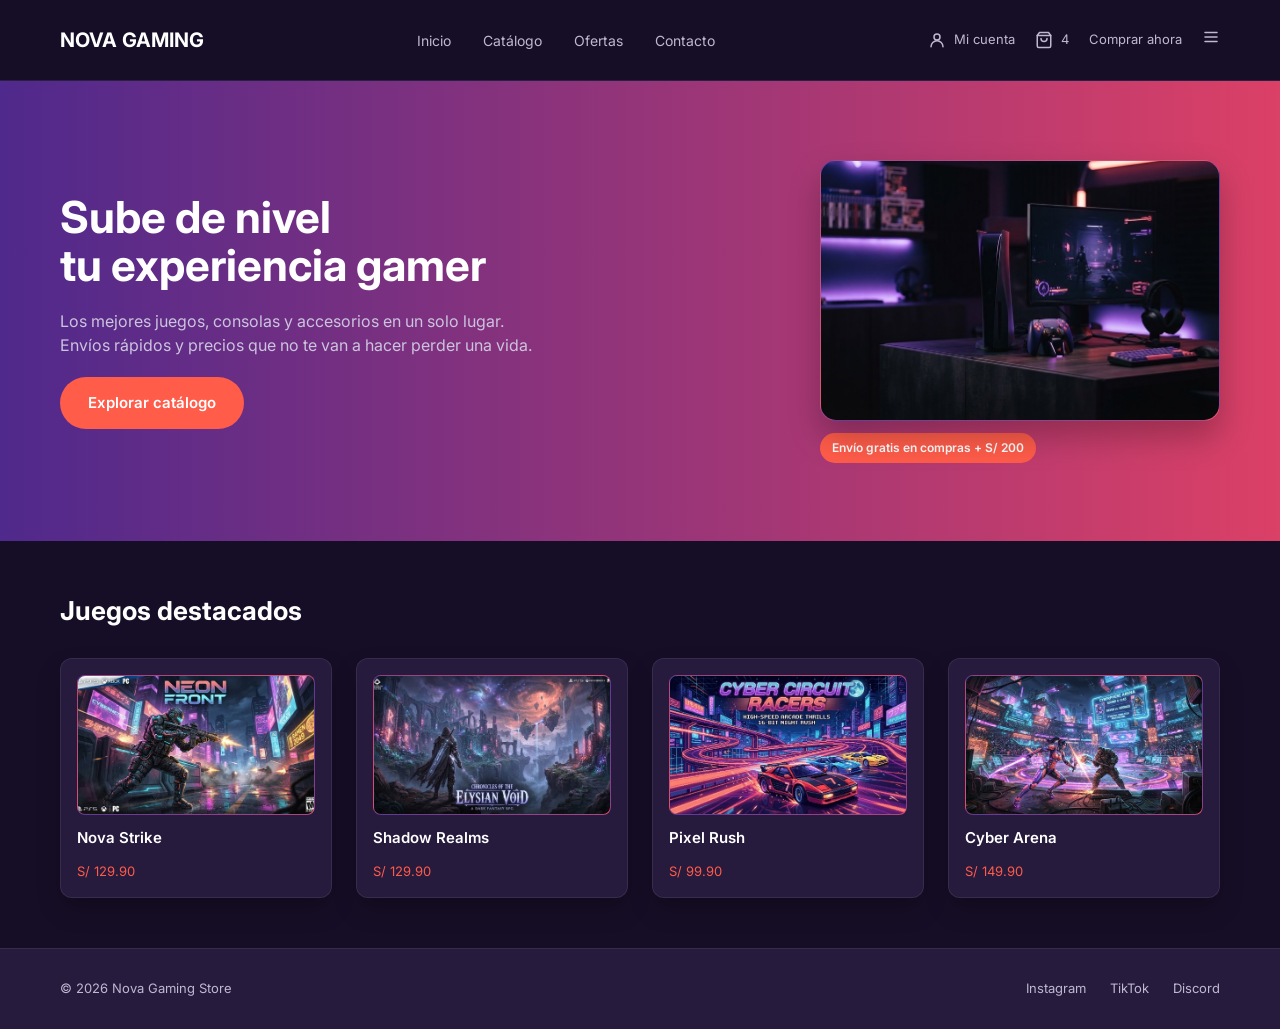
<file: index.html>
<!DOCTYPE html>
<html lang="es">
<head>
  <meta charset="UTF-8">
  <meta name="viewport" content="width=device-width, initial-scale=1">
  <title>Nova Gaming</title>
  <link rel="preconnect" href="https://fonts.googleapis.com">
  <link href="https://fonts.googleapis.com/css2?family=Inter:wght@400;600;700&display=swap" rel="stylesheet">
  <link rel="stylesheet" href="src/css/base.css">
  <link rel="stylesheet" href="src/css/pages.css">
  <meta name="google-site-verification" content="EbAT2Pd7NUWmyPoSma-lvt44cxShRDBahQaZDIoeGuI" />
  <!-- SEO básico -->
  <meta name="description" content="Nova Gaming Store: videojuegos, consolas y accesorios gamer con envío a todo el Perú. Ofertas, novedades y compra online segura.">
  <meta name="author" content="Nova Gaming Store">
  <meta property="og:type" content="website">
  <meta property="og:site_name" content="Nova Gaming">
  <meta property="og:locale" content="es_PE">
  <meta property="og:title" content="Nova Gaming">
  <meta property="og:description" content="Sube de nivel tu experiencia gamer. Los mejores juegos, consolas y accesorios, con envío rápido a todo el Perú.">
  <meta property="og:url" content="https://novagaming.com/">
  <meta property="og:image" content="https://novagaming.com/assets/images/og-nova-gaming.jpg">
  <meta property="og:image:width" content="1200">
  <meta property="og:image:height" content="630">
  <meta property="og:image:alt" content="Nova Gaming Store">

<!-- Iconos -->
  <link rel="icon" href="/favicon.svg" type="image/svg+xml">
  <link rel="apple-touch-icon" href="/apple-touch-icon.png">
  <link rel="manifest" href="/site.webmanifest">
</head>
<body data-page="inicio">
  <div id="cabecera"></div>

  <main>
    <section class="portada-principal">
      <div class="contenedor">
        <div class="texto-portada">
          <h1>Sube de nivel<br>tu experiencia gamer</h1>
          <p>Los mejores juegos, consolas y accesorios en un solo lugar. Envíos rápidos y precios que no te van a hacer perder una vida.</p>
          <a href="src/pages/catalogo.html" class="boton boton-grande">Explorar catálogo</a>
        </div>
        <div class="imagen-portada">
          <div class="portada"><img src="assets/images/hero.jpg" alt=""></div>
          <span class="etiqueta">Envío gratis en compras + S/ 200</span>
        </div>
      </div>
    </section>

    <section class="seccion">
      <div class="contenedor">
        <h2>Juegos destacados</h2>
        <div class="rejilla-juegos destacados" id="destacados"></div>
      </div>
    </section>
  </main>

  <div id="pie"></div>

  <script src="src/js/data.js"></script>
  <script src="src/js/main.js"></script>
  <script src="src/js/home.js"></script>
</body>
</html>
</file>
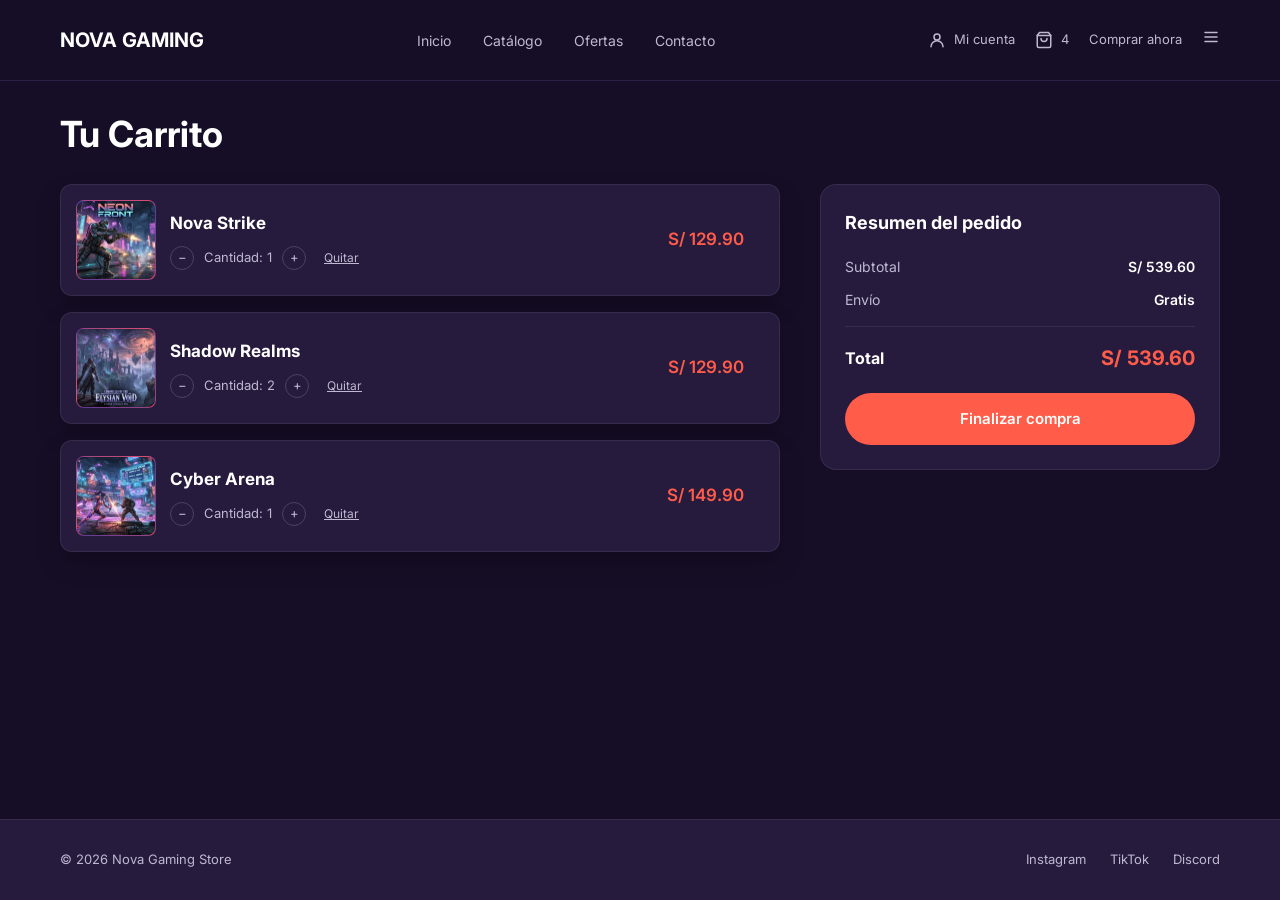
<file: src/pages/carrito.html>
<!DOCTYPE html>
<html lang="es">
<head>
  <meta charset="UTF-8">
  <meta name="viewport" content="width=device-width, initial-scale=1">
  <title>Nova Gaming – Carrito</title>
  <link rel="preconnect" href="https://fonts.googleapis.com">
  <link href="https://fonts.googleapis.com/css2?family=Inter:wght@400;600;700&display=swap" rel="stylesheet">
  <link rel="stylesheet" href="../css/base.css">
  <link rel="stylesheet" href="../css/pages.css">
</head>
<body data-base="../../" data-page="carrito">
  <div id="cabecera"></div>

  <main class="contenedor">
    <div class="encabezado-pagina"><h1>Tu Carrito</h1></div>

    <div class="diseno-carrito">
      <div class="lista-carrito" id="lista-carrito"></div>

      <aside class="panel resumen">
        <h2>Resumen del pedido</h2>
        <div class="fila-resumen"><span>Subtotal</span><b id="subtotal"></b></div>
        <div class="fila-resumen"><span>Envío</span><b id="envio"></b></div>
        <div class="total-resumen"><span>Total</span><span id="total"></span></div>
        <a href="checkout.html" class="boton boton-grande boton-ancho" id="boton-pagar">Finalizar compra</a>
      </aside>
    </div>
  </main>

  <div id="pie"></div>

  <script src="../js/data.js"></script>
  <script src="../js/main.js"></script>
  <script src="../js/cart.js"></script>
</body>
</html>
</file>
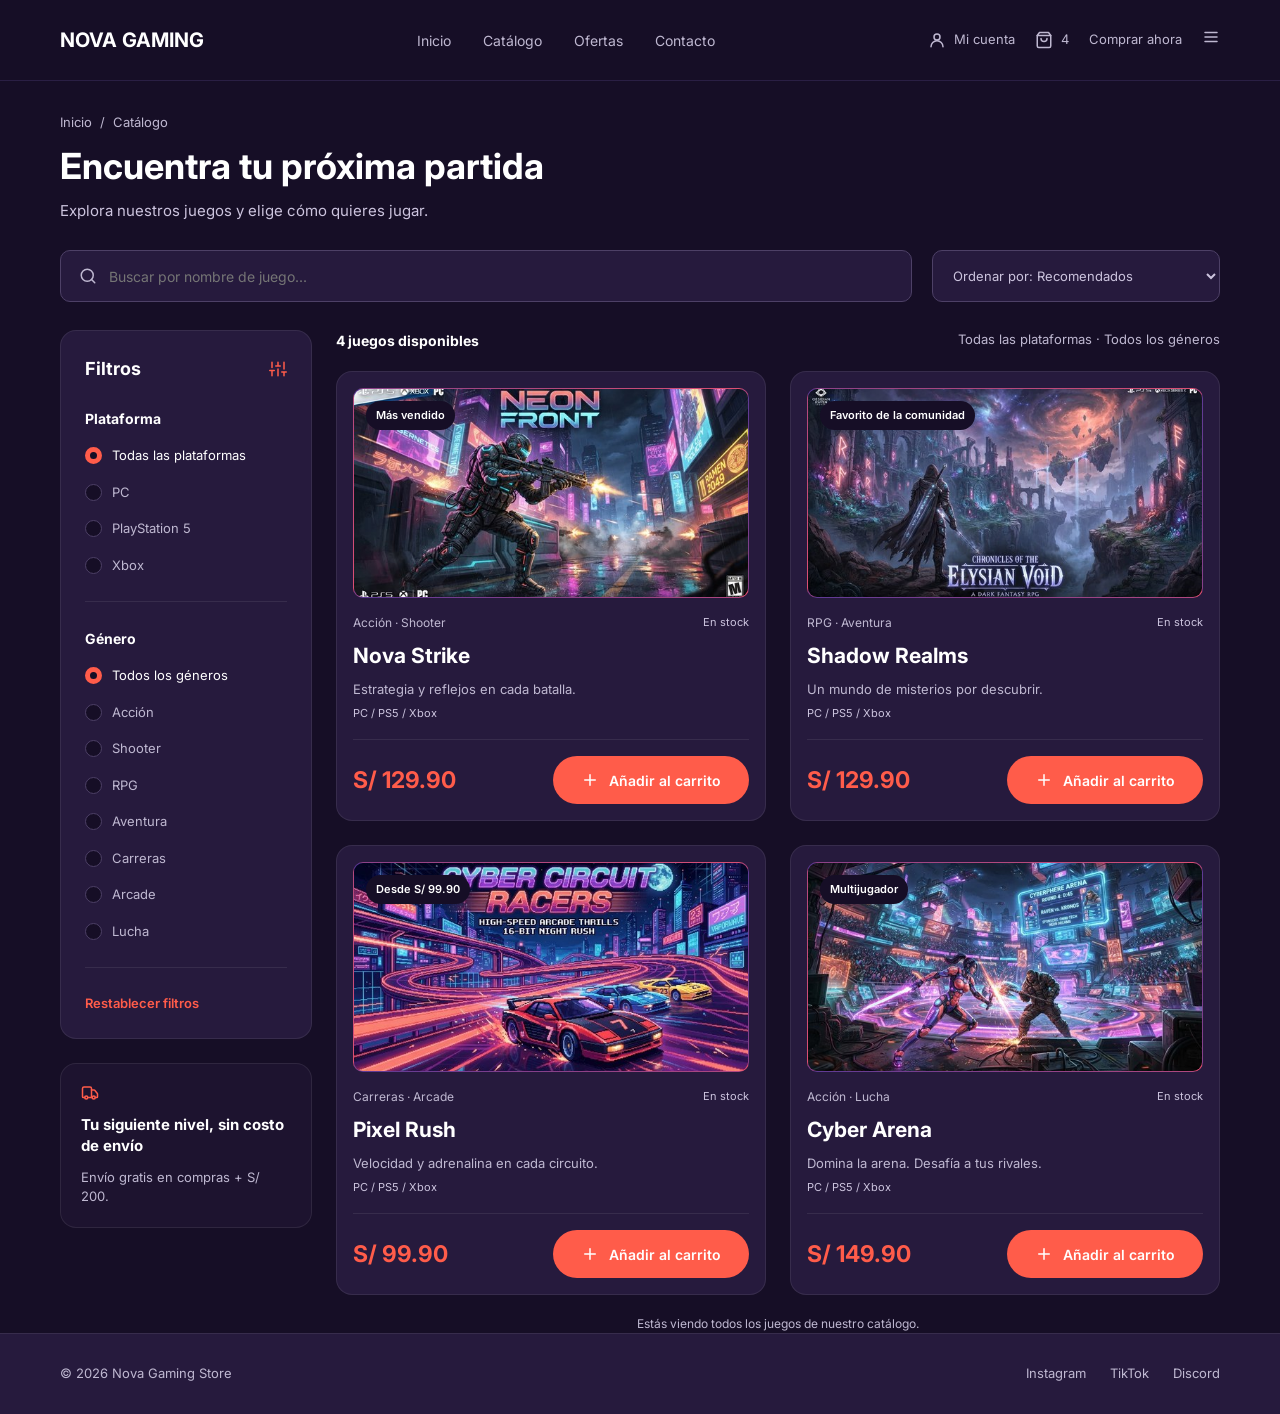
<file: src/pages/catalogo.html>
<!DOCTYPE html>
<html lang="es">
<head>
  <meta charset="UTF-8">
  <meta name="viewport" content="width=device-width, initial-scale=1">
  <title>Nova Gaming – Catálogo</title>
  <link rel="preconnect" href="https://fonts.googleapis.com">
  <link href="https://fonts.googleapis.com/css2?family=Inter:wght@400;600;700&display=swap" rel="stylesheet">
  <link rel="stylesheet" href="../css/base.css">
  <link rel="stylesheet" href="../css/pages.css">
</head>
<body data-base="../../" data-page="catalogo">
  <div id="cabecera"></div>

  <main class="contenedor">
    <div class="encabezado-pagina">
      <div class="migas"><a href="../../index.html">Inicio</a> &nbsp;/&nbsp; Catálogo</div>
      <h1>Encuentra tu próxima partida</h1>
      <p>Explora nuestros juegos y elige cómo quieres jugar.</p>
    </div>

    <div class="herramientas">
      <label class="buscador">
        <i data-icon="search" data-size="20"></i>
        <input type="search" id="busqueda" placeholder="Buscar por nombre de juego...">
      </label>
      <select class="ordenar" id="orden">
        <option value="recommended">Ordenar por: Recomendados</option>
        <option value="price-asc">Ordenar por: Precio menor</option>
        <option value="price-desc">Ordenar por: Precio mayor</option>
        <option value="name">Ordenar por: Nombre</option>
      </select>
    </div>

    <div class="catalogo">
      <aside class="filtros">
        <div class="panel">
          <div class="titulo-filtros"><h2>Filtros</h2><i data-icon="sliders"></i></div>

          <div class="grupo-filtro" id="filtro-plataforma">
            <h3>Plataforma</h3>
          </div>
          <div class="separador"></div>
          <div class="grupo-filtro" id="filtro-genero">
            <h3>Género</h3>
          </div>
          <div class="separador"></div>
          <button class="reiniciar" id="reiniciar">Restablecer filtros</button>
        </div>

        <div class="tarjeta-envio">
          <i data-icon="truck" data-size="24"></i>
          <b>Tu siguiente nivel, sin costo de envío</b>
          <p>Envío gratis en compras + S/ 200.</p>
        </div>
      </aside>

      <section>
        <div class="barra-resultados"><b id="contador"></b><span id="filtros-activos"></span></div>
        <div class="rejilla-juegos juegos" id="juegos"></div>
        <p class="nota-final">Estás viendo todos los juegos de nuestro catálogo.</p>
      </section>
    </div>
  </main>

  <div id="pie"></div>

  <script src="../js/data.js"></script>
  <script src="../js/main.js"></script>
  <script src="../js/catalog.js"></script>
</body>
</html>
</file>
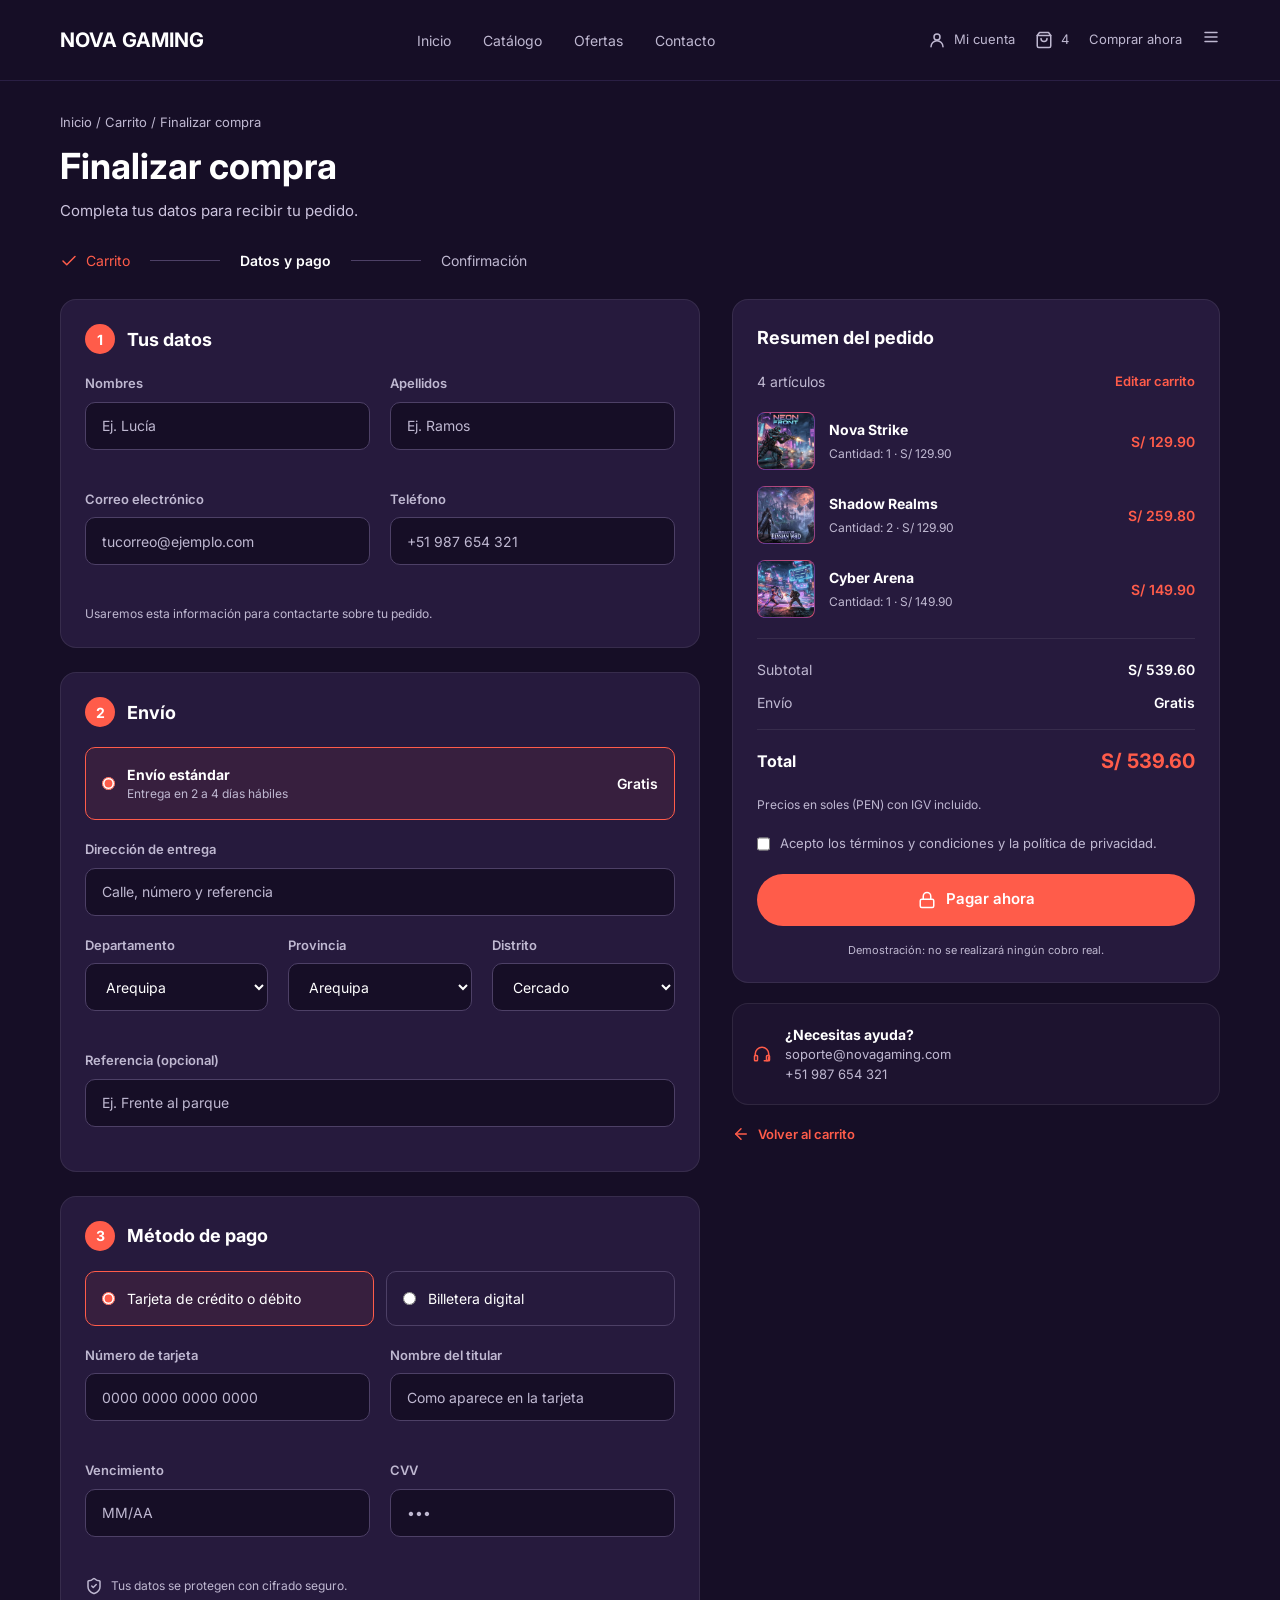
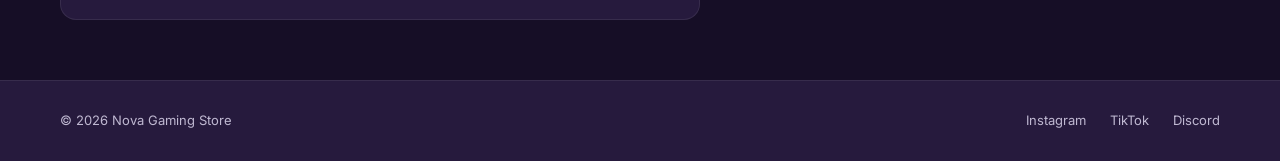
<file: src/pages/checkout.html>
<!DOCTYPE html>
<html lang="es">
<head>
  <meta charset="UTF-8">
  <meta name="viewport" content="width=device-width, initial-scale=1">
  <title>Nova Gaming – Finalizar compra</title>
  <link rel="preconnect" href="https://fonts.googleapis.com">
  <link href="https://fonts.googleapis.com/css2?family=Inter:wght@400;600;700&display=swap" rel="stylesheet">
  <link rel="stylesheet" href="../css/base.css">
  <link rel="stylesheet" href="../css/pages.css">
</head>
<body data-base="../../" data-page="carrito">
  <div id="cabecera"></div>

  <main class="contenedor">
    <div class="encabezado-pagina">
      <div class="migas"><a href="../../index.html">Inicio</a> / <a href="carrito.html">Carrito</a> / Finalizar compra</div>
      <h1>Finalizar compra</h1>
      <p>Completa tus datos para recibir tu pedido.</p>
    </div>

    <div class="pasos">
      <span class="terminado"><i data-icon="check" data-size="20"></i>Carrito</span>
      <span class="linea"></span>
      <span class="actual">Datos y pago</span>
      <span class="linea"></span>
      <span>Confirmación</span>
    </div>

    <form class="diseno-pago" id="formulario-pago">
      <div class="formularios-pago">
        <section class="panel">
          <div class="titulo-seccion"><span class="numero-paso">1</span><h2>Tus datos</h2></div>
          <div class="fila-formulario">
            <div class="campo"><label for="nombre">Nombres</label><input class="entrada" id="nombre" placeholder="Ej. Lucía" required></div>
            <div class="campo"><label for="apellido">Apellidos</label><input class="entrada" id="apellido" placeholder="Ej. Ramos" required></div>
          </div>
          <div class="fila-formulario">
            <div class="campo"><label for="correo">Correo electrónico</label><input class="entrada" id="correo" type="email" placeholder="tucorreo@ejemplo.com" required></div>
            <div class="campo"><label for="tel">Teléfono</label><input class="entrada" id="telefono-contacto" placeholder="+51 987 654 321" required></div>
          </div>
          <p class="nota">Usaremos esta información para contactarte sobre tu pedido.</p>
        </section>

        <section class="panel">
          <div class="titulo-seccion"><span class="numero-paso">2</span><h2>Envío</h2></div>
          <label class="opcion" style="margin-bottom:20px">
            <input type="radio" name="envio" checked>
            <span><b>Envío estándar</b><small>Entrega en 2 a 4 días hábiles</small></span>
            <span class="costo" id="costo-envio">Gratis</span>
          </label>
          <div class="campo"><label for="dir">Dirección de entrega</label><input class="entrada" id="direccion-envio" placeholder="Calle, número y referencia" required></div>
          <div class="fila-formulario" style="grid-template-columns:repeat(3,1fr)">
            <div class="campo"><label for="dep">Departamento</label><select class="entrada" id="departamento"><option>Arequipa</option><option>Lima</option><option>Cusco</option></select></div>
            <div class="campo"><label for="prov">Provincia</label><select class="entrada" id="provincia"><option>Arequipa</option><option>Lima</option><option>Cusco</option></select></div>
            <div class="campo"><label for="dist">Distrito</label><select class="entrada" id="distrito"><option>Cercado</option><option>Yanahuara</option><option>Cayma</option></select></div>
          </div>
          <div class="campo"><label for="ref">Referencia (opcional)</label><input class="entrada" id="referencia" placeholder="Ej. Frente al parque"></div>
        </section>

        <section class="panel">
          <div class="titulo-seccion"><span class="numero-paso">3</span><h2>Método de pago</h2></div>
          <div class="fila-opcion">
            <label class="opcion"><input type="radio" name="pago" checked>Tarjeta de crédito o débito</label>
            <label class="opcion"><input type="radio" name="pago">Billetera digital</label>
          </div>
          <div class="fila-formulario">
            <div class="campo"><label for="tarjeta">Número de tarjeta</label><input class="entrada" id="tarjeta" inputmode="numeric" placeholder="0000 0000 0000 0000"></div>
            <div class="campo"><label for="titular">Nombre del titular</label><input class="entrada" id="titular" placeholder="Como aparece en la tarjeta"></div>
          </div>
          <div class="fila-formulario">
            <div class="campo"><label for="venc">Vencimiento</label><input class="entrada" id="vencimiento" placeholder="MM/AA"></div>
            <div class="campo"><label for="cvv">CVV</label><input class="entrada" id="cvv" type="password" inputmode="numeric" placeholder="•••"></div>
          </div>
          <p class="nota"><i data-icon="shield" data-size="16"></i>Tus datos se protegen con cifrado seguro.</p>
        </section>
      </div>

      <div>
        <aside class="panel">
          <h2>Resumen del pedido</h2>
          <div class="titulo-panel" style="margin:0"><span id="cantidad-productos"></span><a href="carrito.html" class="enlace">Editar carrito</a></div>
          <div class="lista-corta" id="lista-corta"></div>
          <div class="fila-resumen"><span>Subtotal</span><b id="subtotal"></b></div>
          <div class="fila-resumen"><span>Envío</span><b id="envio"></b></div>
          <div class="total-resumen"><span>Total</span><span id="total"></span></div>
          <p class="nota" style="margin-bottom:0">Precios en soles (PEN) con IGV incluido.</p>
          <label class="condiciones"><input type="checkbox" required>Acepto los términos y condiciones y la política de privacidad.</label>
          <button class="boton boton-grande boton-ancho"><i data-icon="lock"></i>Pagar ahora</button>
          <p class="nota-demo">Demostración: no se realizará ningún cobro real.</p>
        </aside>

        <div class="ayuda">
          <i data-icon="headset" data-size="24"></i>
          <div><b>¿Necesitas ayuda?</b><small>soporte@novagaming.com</small><small>+51 987 654 321</small></div>
        </div>
        <a href="carrito.html" class="enlace" style="display:inline-flex;gap:8px;margin-top:20px"><i data-icon="back" data-size="16"></i>Volver al carrito</a>
      </div>
    </form>
  </main>

  <div id="pie"></div>

  <script src="../js/data.js"></script>
  <script src="../js/main.js"></script>
  <script src="../js/checkout.js"></script>
</body>
</html>
</file>
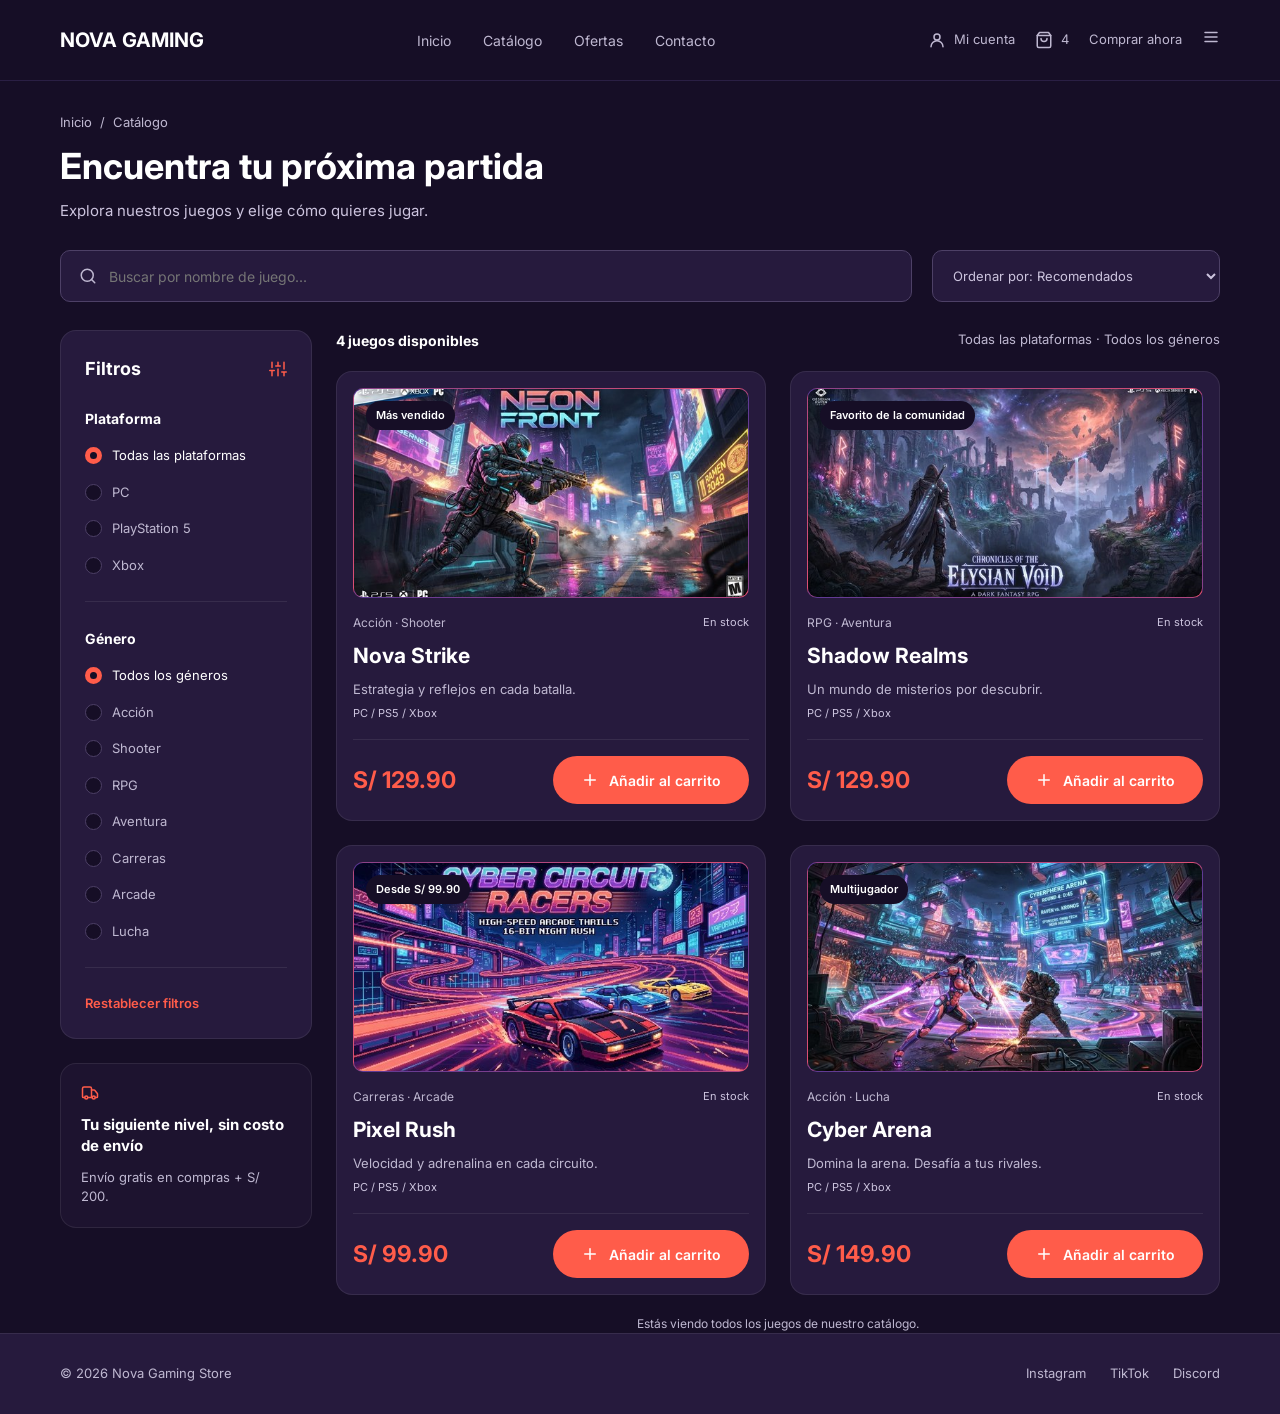
<file: src/pages/confirmacion.html>
<!DOCTYPE html>
<html lang="es">
<head>
  <meta charset="UTF-8">
  <meta name="viewport" content="width=device-width, initial-scale=1">
  <title>Nova Gaming – Compra confirmada</title>
  <link rel="preconnect" href="https://fonts.googleapis.com">
  <link href="https://fonts.googleapis.com/css2?family=Inter:wght@400;600;700&display=swap" rel="stylesheet">
  <link rel="stylesheet" href="../css/base.css">
  <link rel="stylesheet" href="../css/pages.css">
</head>
<body data-base="../../" data-page="carrito">
  <div id="cabecera"></div>

  <main class="contenedor">
    <div class="encabezado-pagina"><div class="migas"><a href="../../index.html">Inicio</a> / <a href="carrito.html">Carrito</a> / Confirmación de compra</div></div>

    <section class="exito">
      <div class="icono-exito"><i data-icon="check" data-size="38"></i></div>
      <div class="texto-exito">
        <small>Pago confirmado</small>
        <h1>¡Gracias por tu compra!</h1>
        <p>Te enviamos un correo con los detalles de tu pedido.</p>
      </div>
      <div class="referencia-pedido"><small>Número de pedido</small><b id="numero-pedido"></b><small id="fecha-pedido"></small></div>
    </section>

    <div class="diseno-confirmacion">
      <div>
        <section class="panel">
          <h2>Resumen de tu compra</h2>
          <div class="titulo-panel"><span id="unidades"></span><span class="pagado">Pago confirmado</span></div>
          <div class="lista-corta" id="lista-corta"></div>
          <div class="fila-resumen"><span>Subtotal</span><b id="subtotal"></b></div>
          <div class="fila-resumen"><span>Envío</span><b id="envio"></b></div>
          <div class="total-resumen" style="margin-bottom:0"><span>Total pagado</span><span id="total"></span></div>
        </section>
        <div class="fila-botones">
          <a href="cuenta.html" class="boton"><i data-icon="package"></i>Ver pedido</a>
          <a href="catalogo.html" class="boton boton-borde">Seguir comprando</a>
          <a href="#" class="enlace" onclick="window.print();return false"><i data-icon="download" data-size="16"></i> Descargar comprobante</a>
        </div>
      </div>

      <div class="lado-confirmacion">
        <section class="panel">
          <h2>Entrega</h2>
          <div class="linea-info"><i data-icon="pin" data-size="20"></i><div><b id="quien"></b><span id="direccion"></span><br><span id="telefono"></span></div></div>
          <div class="separador" style="margin:16px 0"></div>
          <div class="linea-info" style="margin:0"><i data-icon="truck" data-size="20"></i><div><b>Envío estándar</b><span>Llega en 2 a 4 días hábiles</span></div></div>
        </section>
        <section class="panel">
          <h2>Pago</h2>
          <div class="linea-info" style="margin:0"><i data-icon="card" data-size="20"></i><div><b>Tarjeta de crédito o débito</b><span id="titular-tarjeta"></span></div></div>
        </section>
        <div class="ayuda">
          <i data-icon="headset" data-size="24"></i>
          <div><b>¿Necesitas ayuda con tu pedido?</b><small>soporte@novagaming.com</small><small>+51 987 654 321</small></div>
        </div>
      </div>
    </div>

    <h2 class="titulo" style="font-size:22px;margin-bottom:20px">Siguientes pasos</h2>
    <div class="rejilla-juegos siguientes-pasos">
      <div class="panel"><i data-icon="mailcheck" data-size="24"></i><h3>Revisa tu correo</h3><p>Te enviamos la confirmación y el comprobante de pago.</p></div>
      <div class="panel"><i data-icon="package" data-size="24"></i><h3>Preparamos tu pedido</h3><p>Empaquetamos tus juegos y los entregamos al courier.</p></div>
      <div class="panel"><i data-icon="truck" data-size="24"></i><h3>Recíbelo en casa</h3><p>Te avisaremos cuando tu pedido esté en camino.</p></div>
    </div>
  </main>

  <div id="pie"></div>

  <script src="../js/data.js"></script>
  <script src="../js/main.js"></script>
  <script src="../js/confirmation.js"></script>
</body>
</html>
</file>
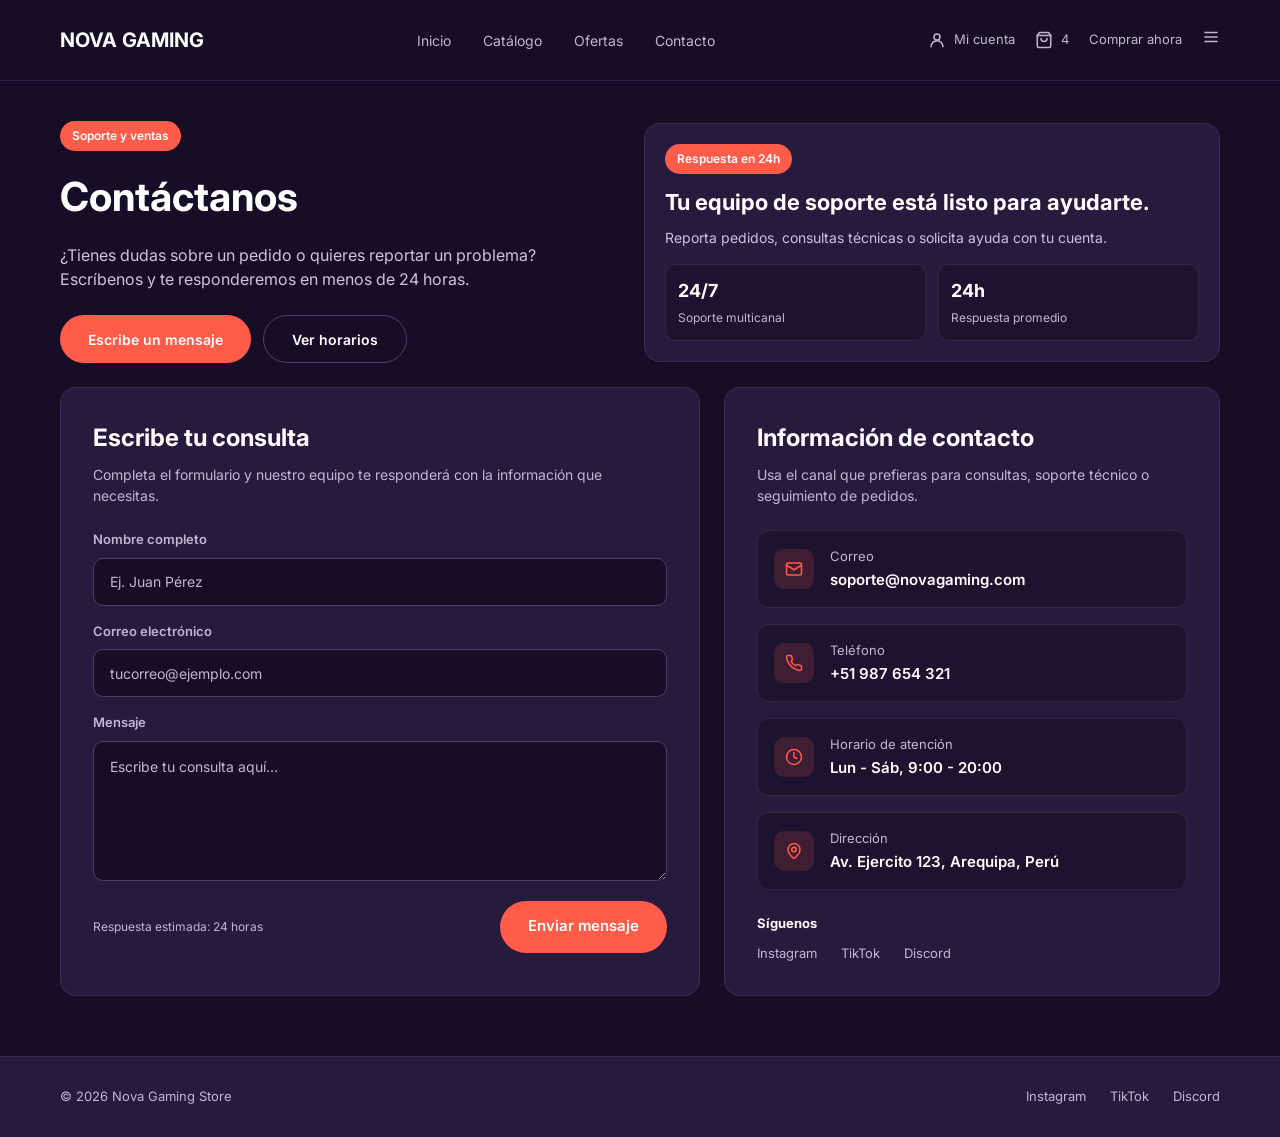
<file: src/pages/contacto.html>
<!DOCTYPE html>
<html lang="es">
<head>
  <meta charset="UTF-8">
  <meta name="viewport" content="width=device-width, initial-scale=1">
  <title>Nova Gaming – Contacto</title>
  <link rel="preconnect" href="https://fonts.googleapis.com">
  <link href="https://fonts.googleapis.com/css2?family=Inter:wght@400;600;700&display=swap" rel="stylesheet">
  <link rel="stylesheet" href="../css/base.css">
  <link rel="stylesheet" href="../css/pages.css">
</head>
<body data-base="../../" data-page="contacto">
  <div id="cabecera"></div>

  <main class="contenedor">
    <section class="portada-contacto">
      <div>
        <span class="etiqueta subtitulo">Soporte y ventas</span>
        <h1>Contáctanos</h1>
        <p>¿Tienes dudas sobre un pedido o quieres reportar un problema? Escríbenos y te responderemos en menos de 24 horas.</p>
        <div class="botones-portada">
          <a href="#formulario" class="boton">Escribe un mensaje</a>
          <a href="#info" class="boton boton-borde">Ver horarios</a>
        </div>
      </div>
      <div class="caja-ayuda">
        <span class="etiqueta">Respuesta en 24h</span>
        <h2>Tu equipo de soporte está listo para ayudarte.</h2>
        <p>Reporta pedidos, consultas técnicas o solicita ayuda con tu cuenta.</p>
        <div class="estadisticas">
          <div><b>24/7</b><span>Soporte multicanal</span></div>
          <div><b>24h</b><span>Respuesta promedio</span></div>
        </div>
      </div>
    </section>

    <section class="rejilla-contacto">
      <form class="panel" id="formulario">
        <h2>Escribe tu consulta</h2>
        <p>Completa el formulario y nuestro equipo te responderá con la información que necesitas.</p>
        <div class="columna">
          <div class="campo"><label for="n">Nombre completo</label><input class="entrada" id="numero" placeholder="Ej. Juan Pérez" required></div>
          <div class="campo"><label for="e">Correo electrónico</label><input class="entrada" id="entrada-email" type="email" placeholder="tucorreo@ejemplo.com" required></div>
          <div class="campo"><label for="m">Mensaje</label><textarea class="entrada" id="mes" placeholder="Escribe tu consulta aquí..." required></textarea></div>
        </div>
        <div class="pie-formulario">
          <span>Respuesta estimada: 24 horas</span>
          <button class="boton boton-grande">Enviar mensaje</button>
        </div>
      </form>

      <div class="panel" id="informacion">
        <h2>Información de contacto</h2>
        <p>Usa el canal que prefieras para consultas, soporte técnico o seguimiento de pedidos.</p>
        <div class="columna">
          <div class="dato-contacto"><span class="icono"><i data-icon="mail" data-size="20"></i></span><div><small>Correo</small><b>soporte@novagaming.com</b></div></div>
          <div class="dato-contacto"><span class="icono"><i data-icon="phone" data-size="20"></i></span><div><small>Teléfono</small><b>+51 987 654 321</b></div></div>
          <div class="dato-contacto"><span class="icono"><i data-icon="clock" data-size="20"></i></span><div><small>Horario de atención</small><b>Lun - Sáb, 9:00 - 20:00</b></div></div>
          <div class="dato-contacto"><span class="icono"><i data-icon="pin" data-size="20"></i></span><div><small>Dirección</small><b>Av. Ejercito 123, Arequipa, Perú</b></div></div>
        </div>
        <div class="enlaces-sociales">
          <b>Síguenos</b>
          <div><a href="#">Instagram</a><a href="#">TikTok</a><a href="#">Discord</a></div>
        </div>
      </div>
    </section>
  </main>

  <div id="pie"></div>

  <script src="../js/data.js"></script>
  <script src="../js/main.js"></script>
  <script>
    // Demo: no hay servidor, solo confirmamos el envío
    document.getElementById("formulario").addEventListener("submit", (e) => {
      e.preventDefault();
      e.target.reset();
      alert("¡Gracias! Recibimos tu mensaje y te responderemos en menos de 24 horas.");
    });
  </script>
</body>
</html>
</file>
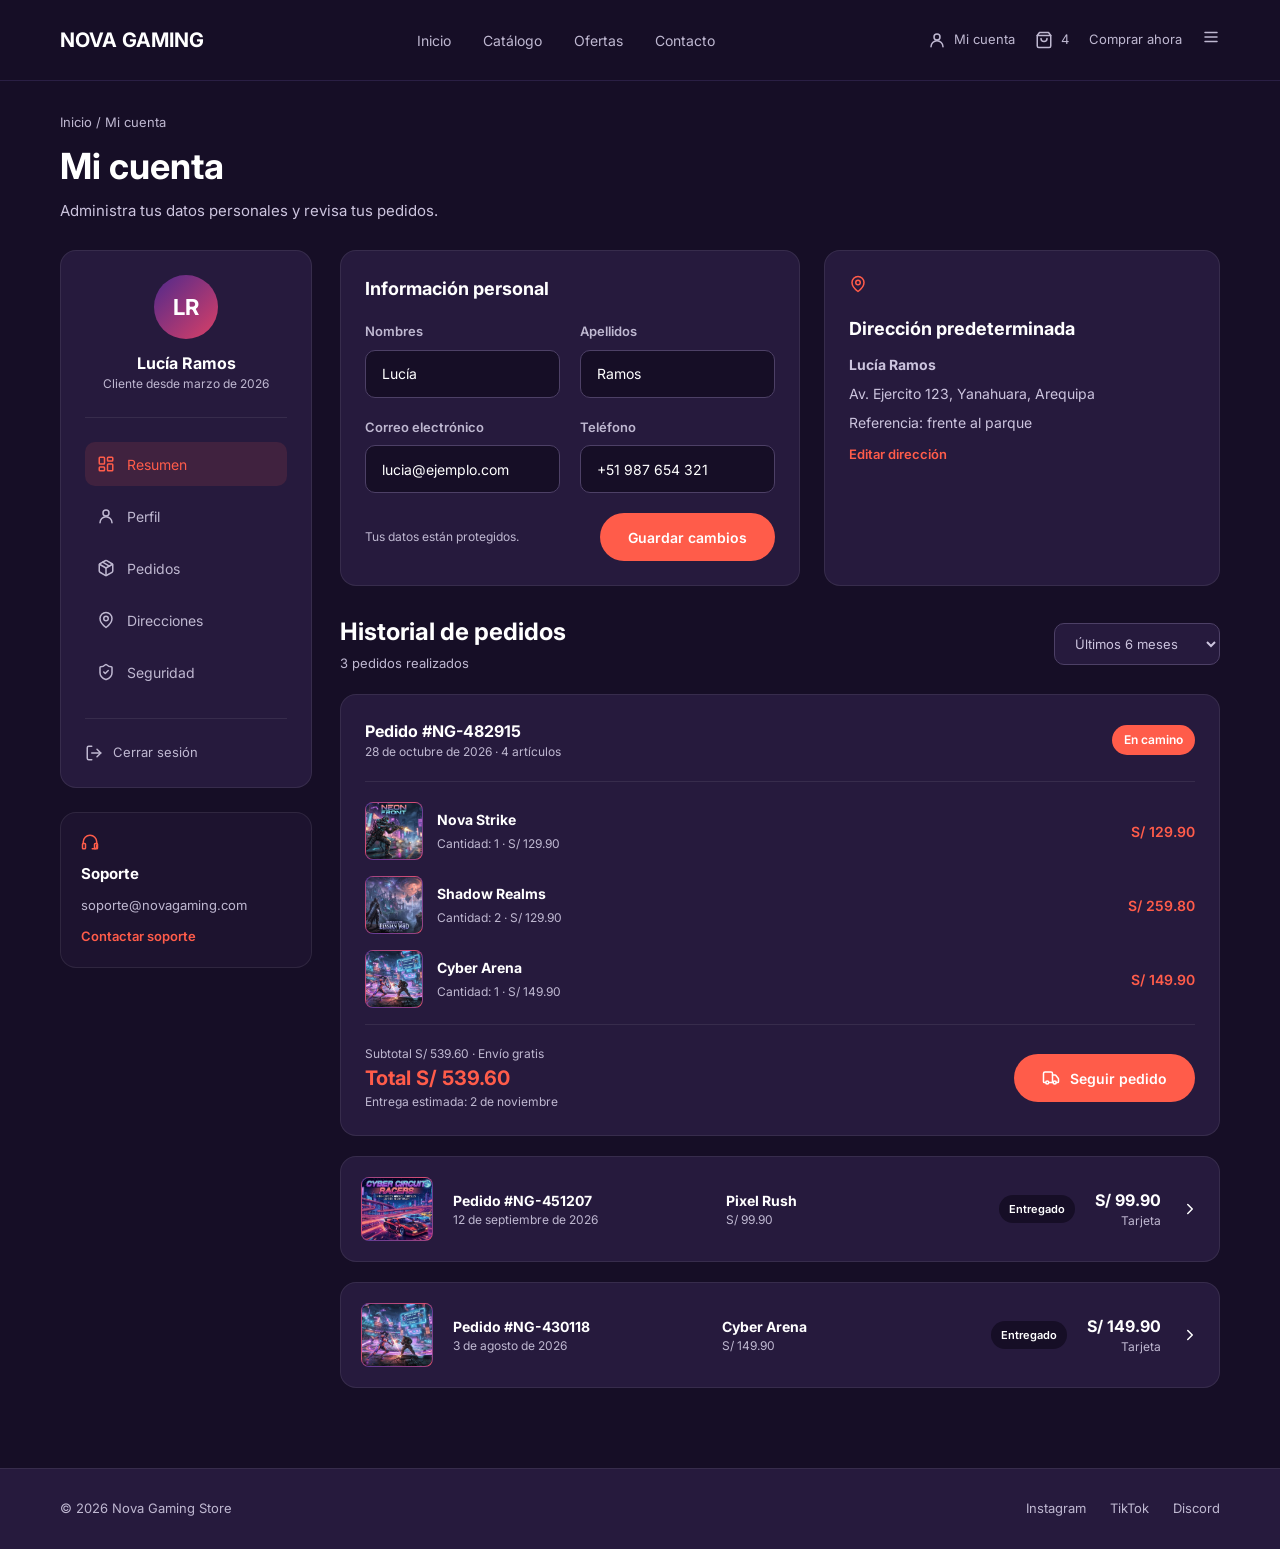
<file: src/pages/cuenta.html>
<!DOCTYPE html>
<html lang="es">
<head>
  <meta charset="UTF-8">
  <meta name="viewport" content="width=device-width, initial-scale=1">
  <title>Nova Gaming – Mi cuenta</title>
  <link rel="preconnect" href="https://fonts.googleapis.com">
  <link href="https://fonts.googleapis.com/css2?family=Inter:wght@400;600;700&display=swap" rel="stylesheet">
  <link rel="stylesheet" href="../css/base.css">
  <link rel="stylesheet" href="../css/pages.css">
</head>
<body data-base="../../" data-page="cuenta">
  <div id="cabecera"></div>

  <main class="contenedor">
    <div class="encabezado-pagina">
      <div class="migas"><a href="../../index.html">Inicio</a> / Mi cuenta</div>
      <h1>Mi cuenta</h1>
      <p>Administra tus datos personales y revisa tus pedidos.</p>
    </div>

    <div class="diseno-cuenta">
      <aside class="menu-cuenta">
        <div class="panel">
          <div class="perfil">
            <div class="foto-perfil">LR</div>
            <b>Lucía Ramos</b>
            <small>Cliente desde marzo de 2026</small>
          </div>
          <nav class="menu">
            <a href="#" class="activo"><i data-icon="dashboard"></i>Resumen</a>
            <a href="#perfil"><i data-icon="user"></i>Perfil</a>
            <a href="#pedidos"><i data-icon="package"></i>Pedidos</a>
            <a href="#perfil"><i data-icon="pin"></i>Direcciones</a>
            <a href="#perfil"><i data-icon="shield"></i>Seguridad</a>
          </nav>
          <a href="login.html" class="salir"><i data-icon="logout"></i>Cerrar sesión</a>
        </div>
        <div class="tarjeta-envio">
          <i data-icon="headset" data-size="24"></i>
          <b>Soporte</b>
          <p>soporte@novagaming.com</p>
          <a href="contacto.html" class="enlace">Contactar soporte</a>
        </div>
      </aside>

      <div class="contenido-cuenta">
        <div class="fila-info" id="perfil">
          <form class="panel" onsubmit="event.preventDefault();alert('Cambios guardados')">
            <h2>Información personal</h2>
            <div class="fila-formulario" style="margin-bottom:20px">
              <div class="campo"><label>Nombres</label><input class="entrada" value="Lucía"></div>
              <div class="campo"><label>Apellidos</label><input class="entrada" value="Ramos"></div>
            </div>
            <div class="fila-formulario" style="margin-bottom:20px">
              <div class="campo"><label>Correo electrónico</label><input class="entrada" type="email" value="lucia@ejemplo.com"></div>
              <div class="campo"><label>Teléfono</label><input class="entrada" value="+51 987 654 321"></div>
            </div>
            <div class="pie-panel"><small>Tus datos están protegidos.</small><button class="boton">Guardar cambios</button></div>
          </form>

          <div class="panel direccion">
            <i data-icon="pin" data-size="24" class="resaltado"></i>
            <h2>Dirección predeterminada</h2>
            <p><b>Lucía Ramos</b></p>
            <p>Av. Ejercito 123, Yanahuara, Arequipa</p>
            <p>Referencia: frente al parque</p>
            <a href="#" class="enlace">Editar dirección</a>
          </div>
        </div>

        <section id="pedidos">
          <div class="titulo-historial">
            <div><h2>Historial de pedidos</h2><small>3 pedidos realizados</small></div>
            <select class="ordenar"><option>Últimos 6 meses</option><option>Último año</option></select>
          </div>

          <article class="pedido">
            <div class="inicio-pedido">
              <div><b>Pedido #NG-482915</b><small>28 de octubre de 2026 · 4 artículos</small></div>
              <span class="etiqueta">En camino</span>
            </div>
            <div class="elemento-linea"><div class="portada"><img src="../../assets/images/nova-strike.jpg" alt=""></div><div class="informacion"><b>Nova Strike</b><small>Cantidad: 1 · S/ 129.90</small></div><span class="monto">S/ 129.90</span></div>
            <div class="elemento-linea"><div class="portada"><img src="../../assets/images/shadow-realms.jpg" alt=""></div><div class="informacion"><b>Shadow Realms</b><small>Cantidad: 2 · S/ 129.90</small></div><span class="monto">S/ 259.80</span></div>
            <div class="elemento-linea"><div class="portada"><img src="../../assets/images/cyber-arena.jpg" alt=""></div><div class="informacion"><b>Cyber Arena</b><small>Cantidad: 1 · S/ 149.90</small></div><span class="monto">S/ 149.90</span></div>
            <div class="final-pedido">
              <div><small>Subtotal S/ 539.60 · Envío gratis</small><b>Total S/ 539.60</b><small>Entrega estimada: 2 de noviembre</small></div>
              <a href="#" class="boton"><i data-icon="truck"></i>Seguir pedido</a>
            </div>
          </article>

          <a href="#" class="anterior">
            <div class="portada"><img src="../../assets/images/pixel-rush.jpg" alt=""></div>
            <div class="crecer"><b>Pedido #NG-451207</b><small>12 de septiembre de 2026</small></div>
            <div class="crecer"><b>Pixel Rush</b><small>S/ 99.90</small></div>
            <span class="etiqueta etiqueta-oscura">Entregado</span>
            <div class="total">S/ 99.90<small>Tarjeta</small></div>
            <i data-icon="right"></i>
          </a>
          <a href="#" class="anterior">
            <div class="portada"><img src="../../assets/images/cyber-arena.jpg" alt=""></div>
            <div class="crecer"><b>Pedido #NG-430118</b><small>3 de agosto de 2026</small></div>
            <div class="crecer"><b>Cyber Arena</b><small>S/ 149.90</small></div>
            <span class="etiqueta etiqueta-oscura">Entregado</span>
            <div class="total">S/ 149.90<small>Tarjeta</small></div>
            <i data-icon="right"></i>
          </a>
        </section>
      </div>
    </div>
  </main>

  <div id="pie"></div>

  <script src="../js/data.js"></script>
  <script src="../js/main.js"></script>
</body>
</html>
</file>
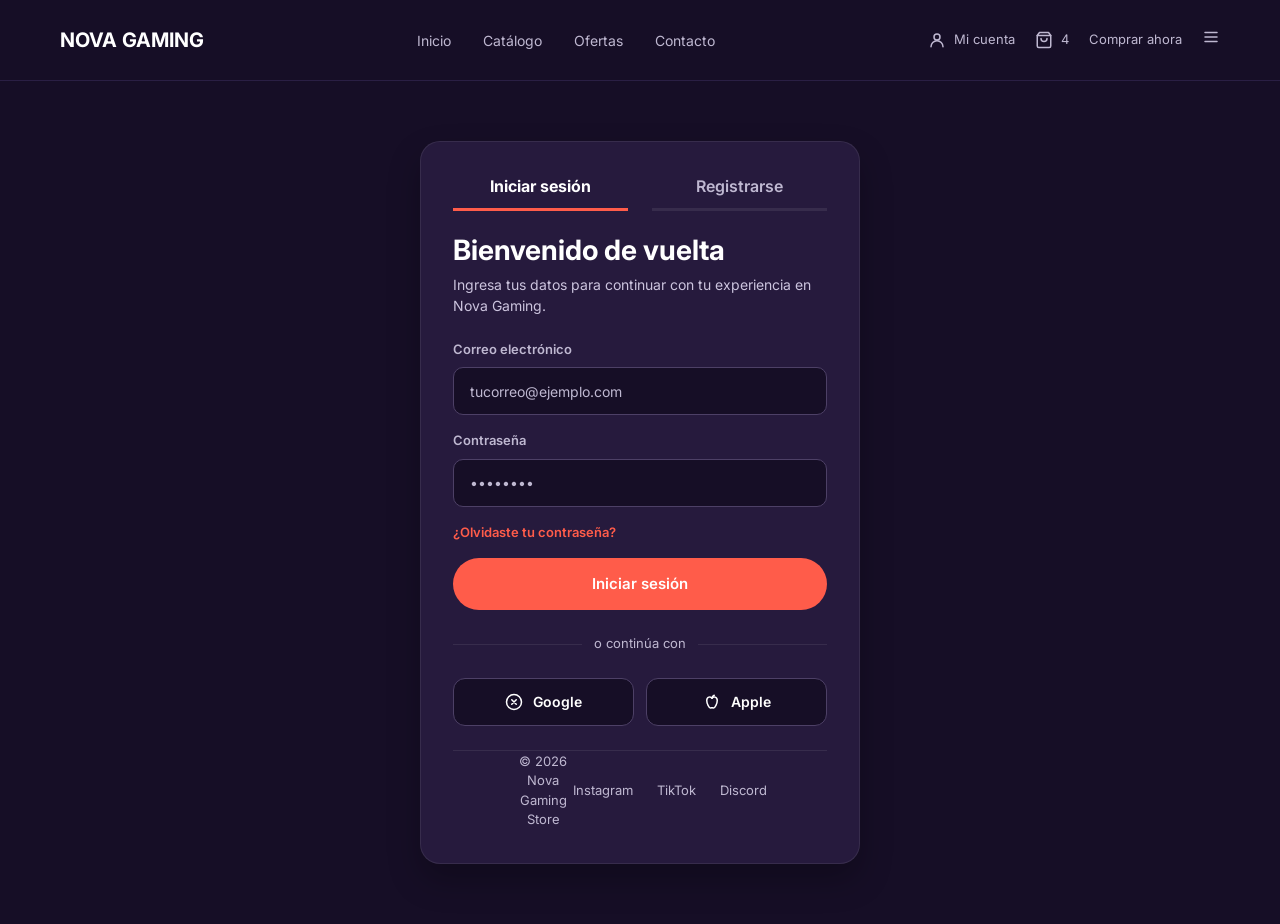
<file: src/pages/login.html>
<!DOCTYPE html>
<html lang="es">
<head>
  <meta charset="UTF-8">
  <meta name="viewport" content="width=device-width, initial-scale=1">
  <title>Nova Gaming – Iniciar sesión</title>
  <link rel="preconnect" href="https://fonts.googleapis.com">
  <link href="https://fonts.googleapis.com/css2?family=Inter:wght@400;600;700&display=swap" rel="stylesheet">
  <link rel="stylesheet" href="../css/base.css">
  <link rel="stylesheet" href="../css/pages.css">
</head>
<body data-base="../../" data-page="login">
  <div id="cabecera"></div>

  <main class="zona-acceso">
    <div class="cuadro-acceso">
      <div class="pestanas">
        <button class="pestana activo" data-tab="login">Iniciar sesión</button>
        <button class="pestana" data-tab="register">Registrarse</button>
      </div>

      <div>
        <h1 id="titulo">Bienvenido de vuelta</h1>
        <p class="introduccion" id="introduccion">Ingresa tus datos para continuar con tu experiencia en Nova Gaming.</p>
      </div>

      <form class="form-acceso" id="form-acceso">
        <div class="campo oculto" id="campo-nombre">
          <label for="name">Nombre completo</label>
          <input class="entrada" id="nombre-completo" placeholder="Ej. Juan Pérez">
        </div>
        <div class="campo">
          <label for="email">Correo electrónico</label>
          <input class="entrada" id="correo-electronico" type="email" placeholder="tucorreo@ejemplo.com" required>
        </div>
        <div class="campo">
          <label for="password">Contraseña</label>
          <input class="entrada" id="clave" type="password" placeholder="••••••••" required>
        </div>
        <a href="#" class="enlace" id="olvido-clave">¿Olvidaste tu contraseña?</a>
        <button class="boton boton-grande boton-ancho" id="enviar">Iniciar sesión</button>
      </form>

      <div class="o">o continúa con</div>
      <div class="red-social">
        <button class="boton"><i data-icon="google"></i>Google</button>
        <button class="boton"><i data-icon="apple"></i>Apple</button>
      </div>

      <p class="pie-acceso" id="pie">¿No tienes cuenta? <a href="#" class="enlace" data-tab="register">Regístrate</a></p>
    </div>
  </main>

  <div id="pie"></div>

  <script src="../js/data.js"></script>
  <script src="../js/main.js"></script>
  <script src="../js/login.js"></script>
</body>
</html>
</file>
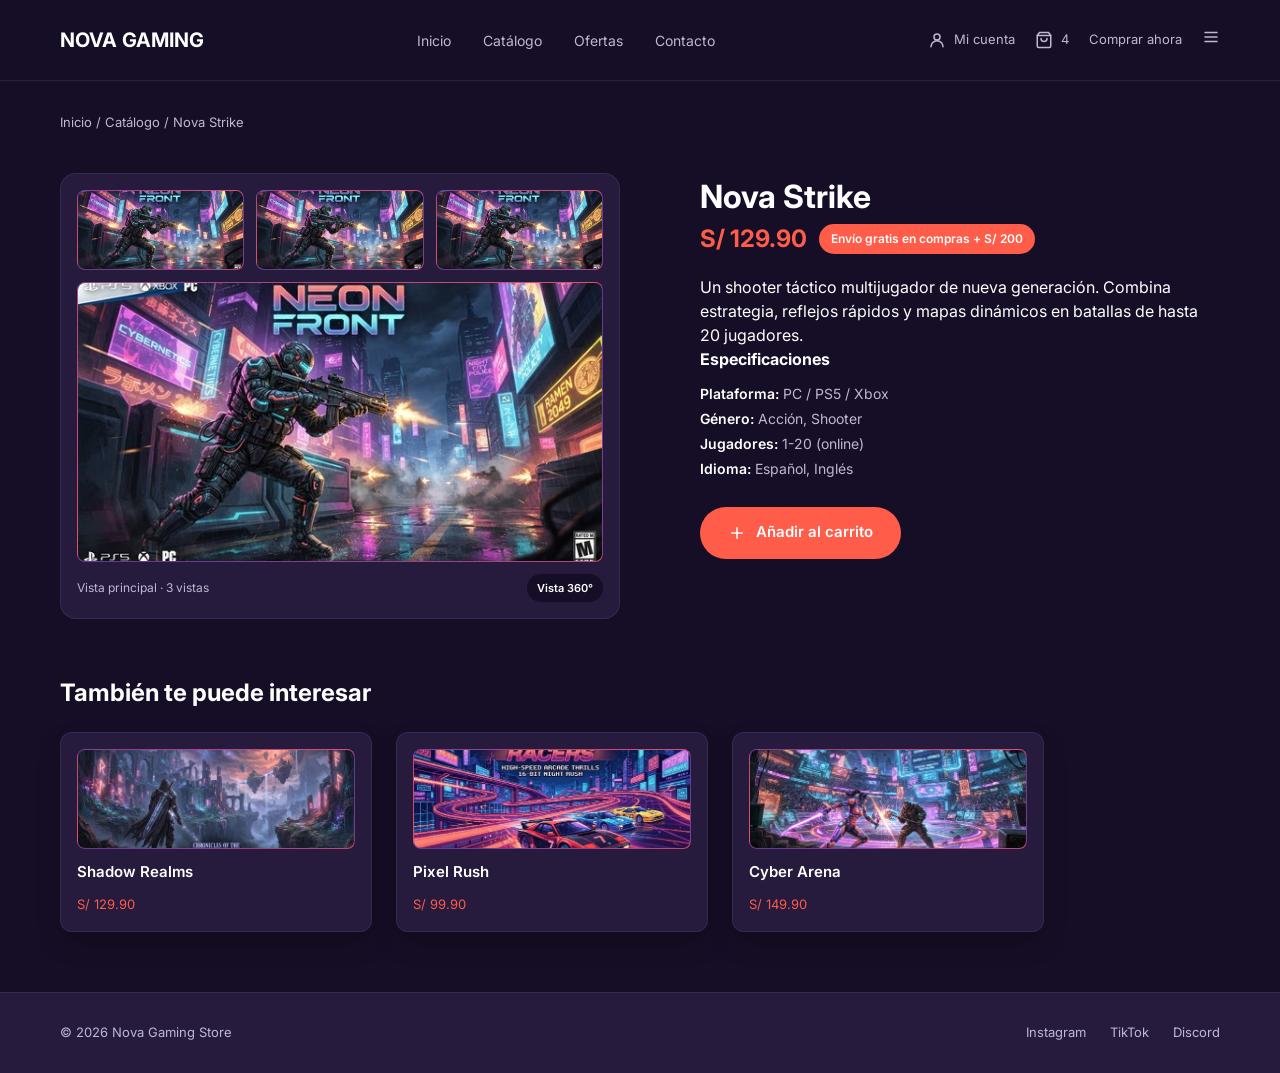
<file: src/pages/producto.html>
<!DOCTYPE html>
<html lang="es">
<head>
  <meta charset="UTF-8">
  <meta name="viewport" content="width=device-width, initial-scale=1">
  <title>Nova Gaming – Producto</title>
  <link rel="preconnect" href="https://fonts.googleapis.com">
  <link href="https://fonts.googleapis.com/css2?family=Inter:wght@400;600;700&display=swap" rel="stylesheet">
  <link rel="stylesheet" href="../css/base.css">
  <link rel="stylesheet" href="../css/pages.css">
</head>
<body data-base="../../" data-page="catalogo">
  <div id="cabecera"></div>

  <main class="contenedor">
    <div class="encabezado-pagina">
      <div class="migas" id="migas"></div>
    </div>

    <div class="diseno-producto" id="producto"></div>

    <h2 class="titulo" style="font-size:24px;margin-bottom:24px">También te puede interesar</h2>
    <div class="rejilla-juegos relacionados" id="relacionados"></div>
  </main>

  <div id="pie"></div>

  <script src="../js/data.js"></script>
  <script src="../js/main.js"></script>
  <script src="../js/product.js"></script>
</body>
</html>
</file>
<file: src/css/base.css>
/* ===== Base: variables, reset, layout, componentes compartidos ===== */

:root {
  --bg: #160e26;
  --card: #261a3d;
  --card-dark: #1d132f;
  --line: rgba(255, 255, 255, 0.08);
  --input-line: #4d4066;
  --text: #ffffff;
  --muted: #bfb8d1;
  --soft: #ccc4de;
  --accent: #ff5c4a;
  --purple: #4f298c;
  --pink: #db4066;
  --shadow: 0 12px 24px rgba(0, 0, 0, 0.2);
}

* { box-sizing: border-box; margin: 0; padding: 0; }

body {
  font-family: "Inter", system-ui, sans-serif;
  background: var(--bg);
  color: var(--text);
  line-height: 1.5;
  min-height: 100vh;
  display: flex;
  flex-direction: column;
}

main { flex: 1; }
a { color: inherit; text-decoration: none; }
img { max-width: 100%; display: block; }
button, input, select, textarea { font: inherit; color: inherit; }
button { cursor: pointer; border: 0; background: none; }
ul { list-style: none; }

.contenedor { width: 100%; max-width: 1440px; margin: 0 auto; padding: 0 60px; }

/* ===== Iconos (se insertan desde main.js) ===== */
.icono-general { width: 18px; height: 18px; fill: none; stroke: currentColor; stroke-width: 2; stroke-linecap: round; stroke-linejoin: round; flex-shrink: 0; }

/* ===== Cabecera ===== */
.cabecera { border-bottom: 1px solid #2a1f44; background: var(--bg); position: sticky; top: 0; z-index: 10; }
.cabecera .contenedor { height: 80px; display: flex; align-items: center; justify-content: space-between; }
.logo { font-weight: 700; font-size: 20px; }
.navegacion { display: flex; gap: 32px; font-size: 14px; color: var(--muted); }
.navegacion a { position: relative; padding: 6px 0; }
.navegacion a:hover { color: var(--text); }
.navegacion a.activo { color: var(--text); font-weight: 600; }
.navegacion a.activo::after { content: ""; position: absolute; left: 0; bottom: -2px; width: 24px; height: 2px; border-radius: 2px; background: var(--accent); }
.acciones-cabecera { display: flex; align-items: center; gap: 20px; font-size: 13px; color: var(--muted); }
.acciones-cabecera a { display: flex; align-items: center; gap: 8px; }
.acciones-cabecera a:hover { color: var(--text); }
.boton-menu { display: none; color: var(--text); }

/* ===== Botones ===== */
.boton { display: inline-flex; align-items: center; justify-content: center; gap: 10px; background: var(--accent); color: #fff; font-weight: 600; font-size: 14px; border-radius: 999px; padding: 0 28px; height: 48px; transition: filter 0.15s, transform 0.15s; }
.boton:hover { filter: brightness(1.1); transform: translateY(-1px); }
.boton-pequeno { height: 36px; padding: 0 20px; font-size: 13px; }
.boton-grande { height: 52px; font-size: 15px; }
.boton-ancho { width: 100%; }
.boton-borde { background: transparent; border: 1px solid var(--input-line); }
.boton-borde:hover { filter: none; border-color: var(--accent); }

/* ===== Pie de página ===== */
.pie { background: var(--card); border-top: 1px solid var(--line); font-size: 13px; color: var(--muted); }
.pie .contenedor { height: 80px; display: flex; align-items: center; justify-content: space-between; }
.pie nav { display: flex; gap: 24px; }
.pie a:hover { color: var(--text); }

/* ===== Cabecera de página ===== */
.encabezado-pagina { padding: 32px 0 28px; }
.migas { font-size: 13px; color: var(--muted); margin-bottom: 12px; }
.migas a:hover { color: var(--text); }
.encabezado-pagina h1, .titulo { font-size: 36px; font-weight: 700; line-height: 1.2; }
.encabezado-pagina p { color: var(--soft); font-size: 15px; margin-top: 12px; }

/* ===== Paneles y tarjetas ===== */
.panel { background: var(--card); border: 1px solid var(--line); border-radius: 16px; padding: 24px; }
.panel h2 { font-size: 18px; margin-bottom: 20px; }

.rejilla-juegos { display: grid; gap: 24px; }

.tarjeta { background: var(--card); border: 1px solid var(--line); border-radius: 12px; padding: 16px; box-shadow: var(--shadow); display: flex; flex-direction: column; gap: 12px; transition: transform 0.15s; }
a.tarjeta:hover { transform: translateY(-3px); }
.tarjeta h3 { font-size: 15px; font-weight: 600; }
.tarjeta .precio { color: var(--accent); font-size: 13px; }

/* Portada: degradado de respaldo si falta la imagen */
.portada { position: relative; overflow: hidden; border-radius: 8px; border: 1px solid var(--line); background: linear-gradient(135deg, var(--purple), var(--pink)); }
.portada img { width: 100%; height: 100%; object-fit: cover; }

.etiqueta { display: inline-block; background: var(--accent); color: #fff; font-size: 12px; font-weight: 600; border-radius: 999px; padding: 6px 12px; }
.etiqueta-oscura { background: var(--bg); font-size: 11px; padding: 6px 10px; }

/* ===== Formularios ===== */
.campo { display: flex; flex-direction: column; gap: 8px; }
.campo label { font-size: 13px; font-weight: 600; color: var(--muted); }
.entrada { width: 100%; height: 48px; background: var(--bg); border: 1px solid var(--input-line); border-radius: 10px; padding: 0 16px; font-size: 14px; }
textarea.entrada { height: 140px; padding: 14px 16px; resize: vertical; }
.entrada::placeholder { color: var(--muted); }
.entrada:focus { outline: none; border-color: var(--accent); }
.fila-formulario { display: grid; grid-template-columns: 1fr 1fr; gap: 20px; }

/* ===== Filas de resumen (totales) ===== */
.fila-resumen { display: flex; justify-content: space-between; font-size: 14px; color: var(--muted); margin-bottom: 12px; }
.fila-resumen b { color: var(--text); font-weight: 600; }
.total-resumen { display: flex; justify-content: space-between; align-items: center; border-top: 1px solid var(--line); padding-top: 16px; margin: 16px 0 20px; font-weight: 700; }
.total-resumen span:last-child { color: var(--accent); font-size: 20px; }

/* ===== Línea de producto (carrito, checkout, pedidos) ===== */
.elemento-linea { display: flex; align-items: center; gap: 14px; }
.elemento-linea .portada { width: 58px; height: 58px; flex-shrink: 0; }
.elemento-linea .informacion { flex: 1; }
.elemento-linea .informacion b { display: block; font-size: 14px; }
.elemento-linea .informacion small { color: var(--muted); font-size: 12px; }
.elemento-linea .monto { color: var(--accent); font-weight: 600; font-size: 14px; }

.vacio { text-align: center; color: var(--muted); padding: 40px 0; }

/* ===== Tablet ===== */
@media (max-width: 1024px) {
  .contenedor { padding: 0 32px; }
  .cabecera .contenedor { height: 68px; }
  .acciones-cabecera .ocultar-tablet { display: none; }
  .navegacion { gap: 20px; }
}

/* ===== Móvil ===== */
@media (max-width: 720px) {
  .contenedor { padding: 0 20px; }
  .cabecera .contenedor { height: 60px; }
  .logo { font-size: 17px; }
  .boton-menu { display: block; }
  .acciones-cabecera .boton { display: none; }
  .navegacion { display: none; position: absolute; top: 60px; left: 0; right: 0; flex-direction: column; gap: 0; background: var(--bg); border-bottom: 1px solid var(--line); padding: 8px 20px 16px; }
  .navegacion.open { display: flex; }
  .navegacion a { padding: 12px 0; }
  .navegacion a.activo::after { display: none; }
  .encabezado-pagina h1, .titulo { font-size: 28px; }
  .fila-formulario { grid-template-columns: 1fr; }
  .pie .contenedor { flex-direction: column; justify-content: center; gap: 10px; height: 84px; }
}
</file>
<file: src/css/pages.css>
/* ===== Estilos específicos de cada página ===== */

/* ---------- Inicio ---------- */
.portada-principal { background: linear-gradient(to right, var(--purple), var(--pink)); }
.portada-principal .contenedor { min-height: 460px; display: flex; align-items: center; justify-content: space-between; gap: 40px; padding-top: 40px; padding-bottom: 40px; }
.texto-portada { max-width: 560px; }
.texto-portada h1 { font-size: 44px; line-height: 1.1; margin-bottom: 20px; }
.texto-portada p { color: var(--soft); max-width: 480px; margin-bottom: 20px; }
.imagen-portada { width: 400px; flex-shrink: 0; display: flex; flex-direction: column; gap: 12px; align-items: flex-start; }
.imagen-portada .portada { width: 100%; height: 261px; border-radius: 16px; border-color: rgba(255, 255, 255, 0.1); box-shadow: 0 16px 32px rgba(0, 0, 0, 0.25); }

.seccion { padding: 50px 0; }
.seccion h2 { font-size: 26px; margin-bottom: 28px; }
.destacados { grid-template-columns: repeat(4, 1fr); }
.destacados .portada { height: 140px; }

/* ---------- Catálogo ---------- */
.herramientas { display: flex; gap: 20px; margin-bottom: 28px; }
.buscador { flex: 1; display: flex; align-items: center; gap: 12px; background: var(--card); border: 1px solid var(--input-line); border-radius: 10px; padding: 0 18px; height: 52px; color: var(--muted); }
.buscador input { flex: 1; background: none; border: 0; outline: 0; font-size: 14px; }
.ordenar { width: 288px; height: 52px; background: var(--card); border: 1px solid var(--input-line); border-radius: 10px; padding: 0 16px; font-size: 13px; color: var(--soft); }
.ordenar option { background: var(--card); }

.catalogo { display: grid; grid-template-columns: 252px 1fr; gap: 24px; align-items: start; }
.filtros { display: flex; flex-direction: column; gap: 24px; }
.filtros .panel { display: flex; flex-direction: column; gap: 26px; }
.titulo-filtros { display: flex; justify-content: space-between; align-items: center; color: var(--accent); }
.titulo-filtros h2 { margin: 0; color: var(--text); }
.grupo-filtro h3 { font-size: 14px; margin-bottom: 17px; }
.radio { display: flex; align-items: center; gap: 10px; font-size: 13px; color: var(--muted); margin-bottom: 17px; cursor: pointer; }
.radio:last-child { margin-bottom: 0; }
.radio input { appearance: none; width: 17px; height: 17px; border-radius: 50%; background: var(--bg); border: 1px solid var(--input-line); cursor: pointer; flex-shrink: 0; }
.radio input:checked { border: 5px solid var(--accent); }
.radio:has(input:checked) { color: var(--text); }
.separador { height: 1px; background: var(--line); }
.reiniciar { color: var(--accent); font-size: 13px; font-weight: 600; text-align: left; }
.tarjeta-envio { background: var(--card-dark); border: 1px solid var(--line); border-radius: 16px; padding: 20px; display: flex; flex-direction: column; gap: 12px; color: var(--accent); }
.tarjeta-envio b { color: var(--text); font-size: 15px; line-height: 1.4; }
.tarjeta-envio p { color: var(--muted); font-size: 13px; }

.barra-resultados { display: flex; justify-content: space-between; font-size: 13px; color: var(--muted); margin-bottom: 20px; }
.barra-resultados b { color: var(--text); font-size: 14px; }
.juegos { grid-template-columns: repeat(2, 1fr); }
.juego { background: var(--card); border: 1px solid var(--line); border-radius: 16px; padding: 16px; display: flex; flex-direction: column; gap: 16px; }
.juego .portada { height: 210px; border-radius: 10px; display: block; }
.juego .portada .etiqueta { position: absolute; top: 12px; left: 12px; }
.datos-juego { display: flex; justify-content: space-between; font-size: 12px; color: var(--muted); }
.datos-juego span:last-child { font-size: 11px; color: var(--soft); }
.juego h3 { font-size: 21px; margin: 8px 0; }
.juego p { font-size: 13px; color: var(--muted); }
.juego small { font-size: 11px; color: var(--soft); }
.compra-juego { display: flex; justify-content: space-between; align-items: center; border-top: 1px solid var(--line); padding-top: 16px; }
.compra-juego .precio { color: var(--accent); font-size: 23px; font-weight: 700; }
.nota-final { text-align: center; font-size: 12px; color: var(--muted); margin-top: 20px; }

/* ---------- Detalle de producto ---------- */
.diseno-producto { display: grid; grid-template-columns: 560px 1fr; gap: 80px; margin-bottom: 60px; }
.galeria { background: var(--card); border: 1px solid var(--line); border-radius: 16px; padding: 16px; display: flex; flex-direction: column; gap: 12px; }
.galeria .principal { height: 280px; }
.miniaturas { display: grid; grid-template-columns: repeat(3, 1fr); gap: 12px; }
.miniaturas .portada { height: 80px; }
.datos-galeria { display: flex; justify-content: space-between; align-items: center; font-size: 12px; color: var(--muted); }
.info-producto h1 { font-size: 34px; margin-bottom: 18px; }
.fila-precio { display: flex; align-items: center; gap: 12px; margin-bottom: 18px; }
.precio-grande { font-size: 24px; font-weight: 700; color: var(--accent); }
.info-producto > p { color: var(--soft); margin-bottom: 20px; }
.detalles { margin-bottom: 28px; }
.detalles h2 { font-size: 16px; margin-bottom: 12px; }
.detalles li { font-size: 14px; color: var(--muted); margin-bottom: 4px; }
.detalles b { color: var(--text); font-weight: 600; }
.relacionados { grid-template-columns: repeat(3, 312px); margin-bottom: 60px; }
.relacionados .portada { height: 100px; }

/* ---------- Carrito ---------- */
.diseno-carrito { display: grid; grid-template-columns: 1fr 400px; gap: 40px; align-items: start; padding-bottom: 60px; }
.lista-carrito { display: flex; flex-direction: column; gap: 16px; }
.producto-carrito { background: var(--card); border: 1px solid var(--line); border-radius: 12px; padding: 15px; box-shadow: var(--shadow); }
.producto-carrito .portada { width: 80px; height: 80px; }
.producto-carrito .informacion b { font-size: 17px; margin-bottom: 8px; }
.producto-carrito .monto { font-size: 17px; padding-right: 20px; }
.cantidad { display: inline-flex; align-items: center; gap: 10px; font-size: 13px; color: var(--muted); }
.cantidad button { width: 24px; height: 24px; border-radius: 50%; border: 1px solid var(--input-line); line-height: 1; }
.cantidad button:hover { border-color: var(--accent); }
.quitar { color: var(--muted); font-size: 12px; margin-left: 14px; text-decoration: underline; }
.resumen { padding: 24px; }

/* ---------- Inicio de sesión ---------- */
.zona-acceso { display: flex; justify-content: center; padding: 60px 20px; }
.cuadro-acceso { width: 440px; max-width: 100%; border-radius: 20px; padding: 32px; box-shadow: 0 16px 32px rgba(0, 0, 0, 0.25); display: flex; flex-direction: column; gap: 24px; background: var(--card); border: 1px solid var(--line); }
.pestanas { display: flex; gap: 24px; }
.pestana { flex: 1; text-align: center; font-weight: 600; color: var(--muted); padding-bottom: 10px; border-bottom: 3px solid var(--line); }
.pestana.activo { color: var(--text); font-weight: 700; border-color: var(--accent); }
.cuadro-acceso h1 { font-size: 28px; line-height: 1.1; margin-bottom: 8px; }
.cuadro-acceso .introduccion { color: var(--soft); font-size: 14px; }
.form-acceso { display: flex; flex-direction: column; gap: 16px; }
.enlace { color: var(--accent); font-size: 13px; font-weight: 600; }
.o { display: flex; align-items: center; gap: 12px; font-size: 13px; color: var(--muted); }
.o::before, .o::after { content: ""; flex: 1; height: 1px; background: var(--line); }
.red-social { display: grid; grid-template-columns: 1fr 1fr; gap: 12px; }
.red-social .boton { height: 48px; border-radius: 12px; background: var(--bg); border: 1px solid var(--input-line); }
.pie-acceso { text-align: center; font-size: 13px; color: var(--muted); }
.oculto { display: none !important; }

/* ---------- Contacto ---------- */
.portada-contacto { display: grid; grid-template-columns: 560px 1fr; gap: 24px; padding: 40px 0 24px; align-items: center; }
.subtitulo { margin-bottom: 16px; }
.portada-contacto h1 { font-size: 40px; margin-bottom: 16px; }
.portada-contacto p { color: var(--soft); margin-bottom: 24px; }
.botones-portada { display: flex; gap: 12px; flex-wrap: wrap; }
.caja-ayuda { background: var(--card); border: 1px solid var(--line); border-radius: 16px; padding: 20px; }
.caja-ayuda h2 { font-size: 22px; margin: 12px 0 8px; }
.caja-ayuda > p { margin-bottom: 16px; font-size: 14px; }
.estadisticas { display: grid; grid-template-columns: 1fr 1fr; gap: 12px; }
.estadisticas div { background: var(--card-dark); border: 1px solid var(--line); border-radius: 10px; padding: 12px; }
.estadisticas b { display: block; font-size: 18px; }
.estadisticas span { font-size: 12px; color: var(--muted); }
.rejilla-contacto { display: grid; grid-template-columns: 640px 1fr; gap: 24px; padding-bottom: 60px; }
.rejilla-contacto .panel { padding: 32px; }
.rejilla-contacto h2 { font-size: 24px; margin-bottom: 8px; }
.rejilla-contacto .panel > p { color: var(--muted); font-size: 14px; margin-bottom: 24px; }
.columna { display: flex; flex-direction: column; gap: 16px; }
.pie-formulario { display: flex; justify-content: space-between; align-items: center; margin-top: 20px; font-size: 12px; color: var(--muted); }
.dato-contacto { display: flex; align-items: center; gap: 16px; background: var(--card-dark); border: 1px solid var(--line); border-radius: 12px; padding: 16px; }
.dato-contacto .icono { width: 40px; height: 40px; border-radius: 10px; background: rgba(255, 92, 74, 0.15); color: var(--accent); display: grid; place-items: center; flex-shrink: 0; }
.dato-contacto small { display: block; font-size: 13px; color: var(--muted); }
.dato-contacto b { font-weight: 600; font-size: 15px; }
.enlaces-sociales { margin-top: 24px; font-size: 13px; }
.enlaces-sociales div { display: flex; gap: 24px; margin-top: 10px; color: var(--muted); }

/* ---------- Finalizar compra ---------- */
.pasos { display: flex; align-items: center; gap: 20px; margin-bottom: 28px; font-size: 14px; color: var(--muted); }
.pasos .terminado { color: var(--accent); display: flex; align-items: center; gap: 8px; }
.pasos .actual { color: var(--text); font-weight: 600; }
.pasos .linea { width: 70px; height: 1px; background: var(--input-line); }
.diseno-pago { display: grid; grid-template-columns: 1fr 488px; gap: 32px; align-items: start; padding-bottom: 60px; }
.formularios-pago { display: flex; flex-direction: column; gap: 24px; }
.titulo-seccion { display: flex; align-items: center; gap: 12px; margin-bottom: 20px; }
.titulo-seccion h2 { margin: 0; font-size: 18px; }
.numero-paso { width: 30px; height: 30px; border-radius: 50%; background: var(--accent); display: grid; place-items: center; font-size: 14px; font-weight: 700; }
.formularios-pago .campo, .formularios-pago .fila-formulario { margin-bottom: 20px; }
.opcion { display: flex; align-items: center; gap: 12px; border: 1px solid var(--input-line); border-radius: 10px; padding: 16px; cursor: pointer; font-size: 14px; flex: 1; }
.opcion:has(input:checked) { border-color: var(--accent); background: rgba(255, 92, 74, 0.08); }
.opcion input { accent-color: var(--accent); }
.opcion small { display: block; color: var(--muted); font-size: 12px; }
.opcion .costo { margin-left: auto; font-weight: 600; }
.fila-opcion { display: flex; gap: 12px; margin-bottom: 20px; }
.nota { font-size: 12px; color: var(--muted); display: flex; align-items: center; gap: 8px; }
.condiciones { display: flex; gap: 10px; font-size: 13px; color: var(--muted); margin: 20px 0; }
.condiciones input { accent-color: var(--accent); }
.nota-demo { font-size: 11px; color: var(--muted); text-align: center; margin-top: 16px; }
.lista-corta { display: flex; flex-direction: column; gap: 16px; margin: 20px 0; padding-bottom: 20px; border-bottom: 1px solid var(--line); }
.ayuda { display: flex; gap: 14px; align-items: center; margin-top: 20px; background: var(--card-dark); border: 1px solid var(--line); border-radius: 16px; padding: 20px; color: var(--accent); }
.ayuda b { display: block; color: var(--text); font-size: 14px; }
.ayuda small { display: block; color: var(--muted); font-size: 13px; }

/* ---------- Confirmación ---------- */
.exito { display: flex; align-items: center; gap: 24px; background: var(--card); border: 1px solid var(--line); border-radius: 16px; padding: 32px; margin-bottom: 28px; }
.icono-exito { width: 76px; height: 76px; border-radius: 50%; background: rgba(255, 92, 74, 0.15); color: var(--accent); display: grid; place-items: center; flex-shrink: 0; }
.texto-exito { flex: 1; }
.texto-exito small { color: var(--accent); font-weight: 600; font-size: 13px; }
.texto-exito h1 { font-size: 34px; margin: 4px 0 8px; }
.texto-exito p { color: var(--soft); }
.referencia-pedido { text-align: right; }
.referencia-pedido small { color: var(--muted); display: block; }
.referencia-pedido b { font-size: 22px; display: block; }
.diseno-confirmacion { display: grid; grid-template-columns: 1fr 500px; gap: 28px; align-items: start; margin-bottom: 40px; }
.lado-confirmacion { display: flex; flex-direction: column; gap: 20px; }
.pagado { background: rgba(255, 92, 74, 0.15); color: var(--accent); font-size: 12px; font-weight: 600; border-radius: 999px; padding: 4px 10px; }
.titulo-panel { display: flex; justify-content: space-between; align-items: center; margin-bottom: 20px; font-size: 14px; color: var(--muted); }
.linea-info { display: flex; gap: 14px; color: var(--accent); margin-bottom: 14px; }
.linea-info b { display: block; color: var(--text); font-size: 14px; }
.linea-info span { color: var(--muted); font-size: 14px; }
.fila-botones { display: flex; gap: 12px; margin-top: 24px; flex-wrap: wrap; align-items: center; }
.siguientes-pasos { grid-template-columns: repeat(3, 1fr); margin-bottom: 60px; }
.siguientes-pasos .panel { padding: 24px; color: var(--accent); }
.siguientes-pasos h3 { color: var(--text); font-size: 16px; margin: 14px 0 8px; }
.siguientes-pasos p { color: var(--muted); font-size: 14px; }

/* ---------- Mi cuenta ---------- */
.diseno-cuenta { display: grid; grid-template-columns: 252px 1fr; gap: 28px; align-items: start; padding-bottom: 60px; }
.menu-cuenta { display: flex; flex-direction: column; gap: 24px; }
.perfil { text-align: center; }
.foto-perfil { width: 64px; height: 64px; border-radius: 50%; background: linear-gradient(135deg, var(--purple), var(--pink)); display: grid; place-items: center; font-weight: 700; font-size: 22px; margin: 0 auto 12px; }
.perfil small { display: block; color: var(--muted); font-size: 12px; }
.menu-cuenta .menu { display: flex; flex-direction: column; gap: 8px; margin: 24px 0; padding: 24px 0; border-top: 1px solid var(--line); border-bottom: 1px solid var(--line); }
.menu-cuenta .menu a { display: flex; align-items: center; gap: 12px; height: 44px; padding: 0 12px; border-radius: 10px; font-size: 14px; color: var(--muted); }
.menu-cuenta .menu a:hover, .menu-cuenta .menu a.activo { background: rgba(255, 92, 74, 0.12); color: var(--text); }
.menu-cuenta .menu a.activo { color: var(--accent); }
.salir { display: flex; align-items: center; gap: 10px; font-size: 13px; color: var(--muted); }
.contenido-cuenta { display: flex; flex-direction: column; gap: 28px; }
.fila-info { display: grid; grid-template-columns: 1fr 396px; gap: 24px; }
.pie-panel { display: flex; justify-content: space-between; align-items: center; }
.pie-panel small { color: var(--muted); font-size: 12px; }
.direccion h2 { margin: 16px 0 12px; }
.direccion p { color: var(--soft); font-size: 14px; margin-bottom: 8px; }
.titulo-historial { display: flex; justify-content: space-between; align-items: center; margin-bottom: 20px; }
.titulo-historial h2 { font-size: 24px; margin: 0; }
.titulo-historial small { color: var(--muted); font-size: 13px; }
.titulo-historial .ordenar { width: 166px; height: 42px; }
.pedido { background: var(--card); border: 1px solid var(--line); border-radius: 16px; padding: 24px; margin-bottom: 20px; }
.inicio-pedido { display: flex; justify-content: space-between; align-items: center; padding-bottom: 20px; border-bottom: 1px solid var(--line); margin-bottom: 20px; }
.inicio-pedido small { display: block; color: var(--muted); font-size: 12px; }
.pedido .elemento-linea { margin-bottom: 16px; }
.final-pedido { display: flex; justify-content: space-between; align-items: center; border-top: 1px solid var(--line); padding-top: 20px; margin-top: 4px; }
.final-pedido small { display: block; color: var(--muted); font-size: 12px; }
.final-pedido b { font-size: 20px; color: var(--accent); }
.anterior { display: flex; align-items: center; gap: 20px; background: var(--card); border: 1px solid var(--line); border-radius: 16px; padding: 20px; margin-bottom: 20px; }
.anterior .portada { width: 72px; height: 64px; flex-shrink: 0; }
.anterior .crecer { flex: 1; font-size: 14px; }
.anterior small { display: block; color: var(--muted); font-size: 12px; }
.anterior .total { text-align: right; font-weight: 700; }
.anterior .total small { font-weight: 400; }

/* ===== Tablet ===== */
@media (max-width: 1100px) {
  .destacados { grid-template-columns: repeat(2, 1fr); }
  .catalogo, .diseno-cuenta { grid-template-columns: 1fr; }
  .diseno-producto, .diseno-carrito, .diseno-pago, .diseno-confirmacion, .portada-contacto, .rejilla-contacto, .fila-info { grid-template-columns: 1fr; gap: 28px; }
  .relacionados { grid-template-columns: repeat(2, 1fr); }
  .imagen-portada { width: 340px; }
}

/* ===== Móvil ===== */
@media (max-width: 720px) {
  .portada-principal .contenedor { flex-direction: column; align-items: flex-start; min-height: 0; padding-top: 32px; padding-bottom: 32px; }
  .texto-portada h1 { font-size: 30px; }
  .imagen-portada { width: 100%; order: -1; }
  .imagen-portada .portada { height: 150px; }
  .destacados, .juegos, .relacionados, .siguientes-pasos { grid-template-columns: 1fr; }
  .herramientas { flex-direction: column; }
  .ordenar { width: 100%; }
  .compra-juego { flex-direction: column; align-items: stretch; gap: 14px; }
  .exito { flex-direction: column; text-align: center; }
  .referencia-pedido { text-align: center; }
  .inicio-pedido, .final-pedido { flex-direction: column; align-items: flex-start; gap: 12px; }
  .anterior { flex-wrap: wrap; }
  .pasos .linea { width: 20px; }
}
.resaltado { color: var(--accent); }
</file>
